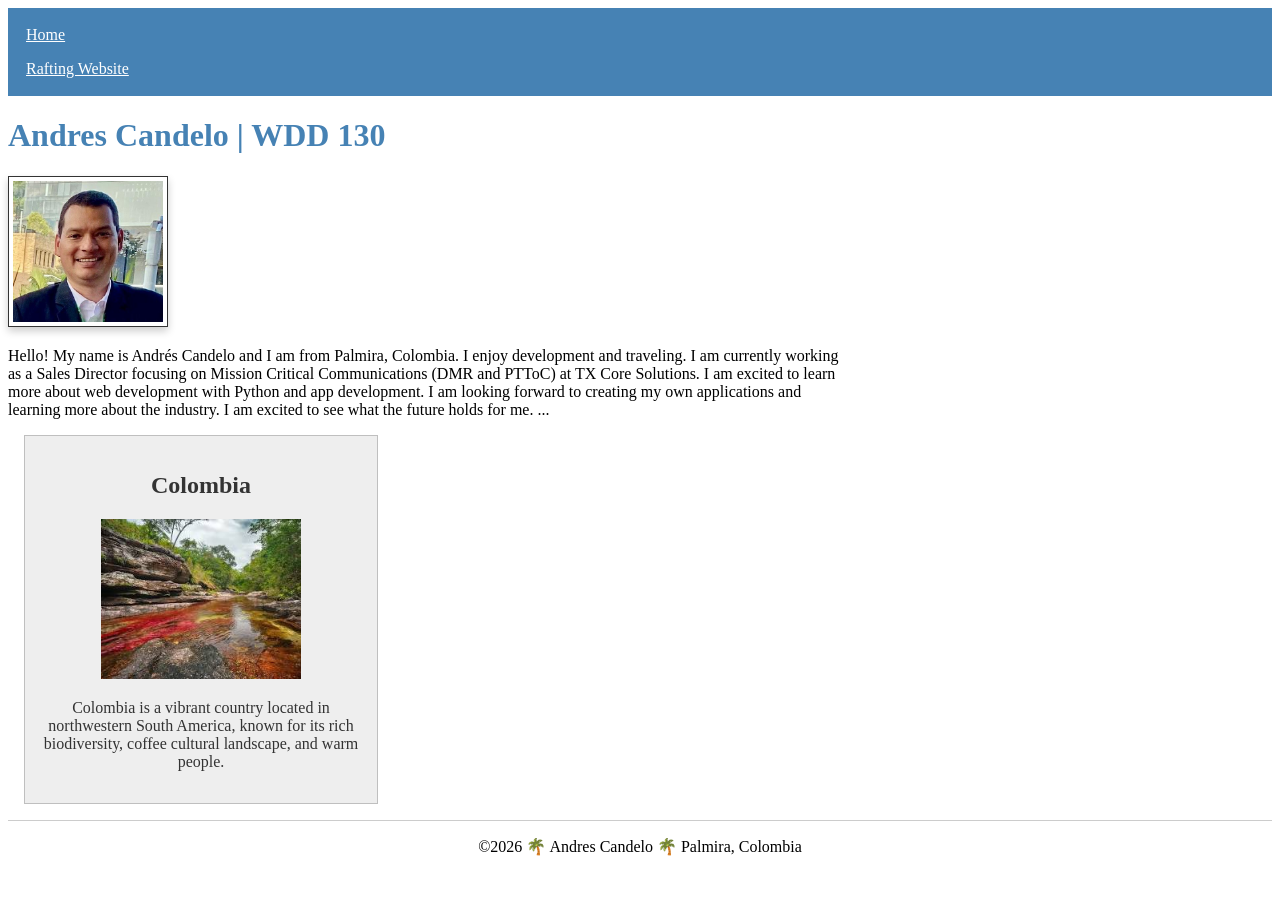
<file: index.html>
<!DOCTYPE html>
<html lang="en-US">

<head>
  <meta charset="utf-8">
  <meta name="viewport" content="width=device-width, initial-scale=1.0">
  <title>Andres Candelo | WDD 130</title>
  <meta name="description"
    content="WDD 130 course home page for Andres Candelo featuring personal background and web development journey.">
  <meta name="author" content="Andres Candelo">
  <link rel="stylesheet" href="styles/styles.css">
</head>

<body>
  <header>
    <nav>
      <a href="#">Home</a>
      <a href="wwr/">Rafting Website</a>
    </nav>
  </header>
  <main>
    <h1>Andres Candelo | WDD 130</h1>
    <img src="images/profile.jpeg" alt="Hello, my name is Andres Candelo">
    <p>Hello! My name is Andrés Candelo and I am from Palmira, Colombia. I enjoy development and
      traveling. I am currently working as a Sales Director focusing on Mission Critical
      Communications (DMR and PTToC) at TX Core Solutions. I am excited to learn more about web
      development with Python and app development. I am looking forward to creating my own
      applications and learning more about the industry. I am excited to see what the future holds
      for me. ... </p>
  </main>
  <aside>
    <h2>Colombia</h2>
    <img src="images/images_colombia.jpg" alt="Landscape of Colombia">
    <p>Colombia is a vibrant country located in northwestern South America, known for its rich
      biodiversity, coffee cultural landscape, and warm people.</p>
  </aside>
  <footer>
    <p>©2026 🌴 Andres Candelo 🌴 Palmira, Colombia</p>
  </footer>
</body>

</html>
</file>
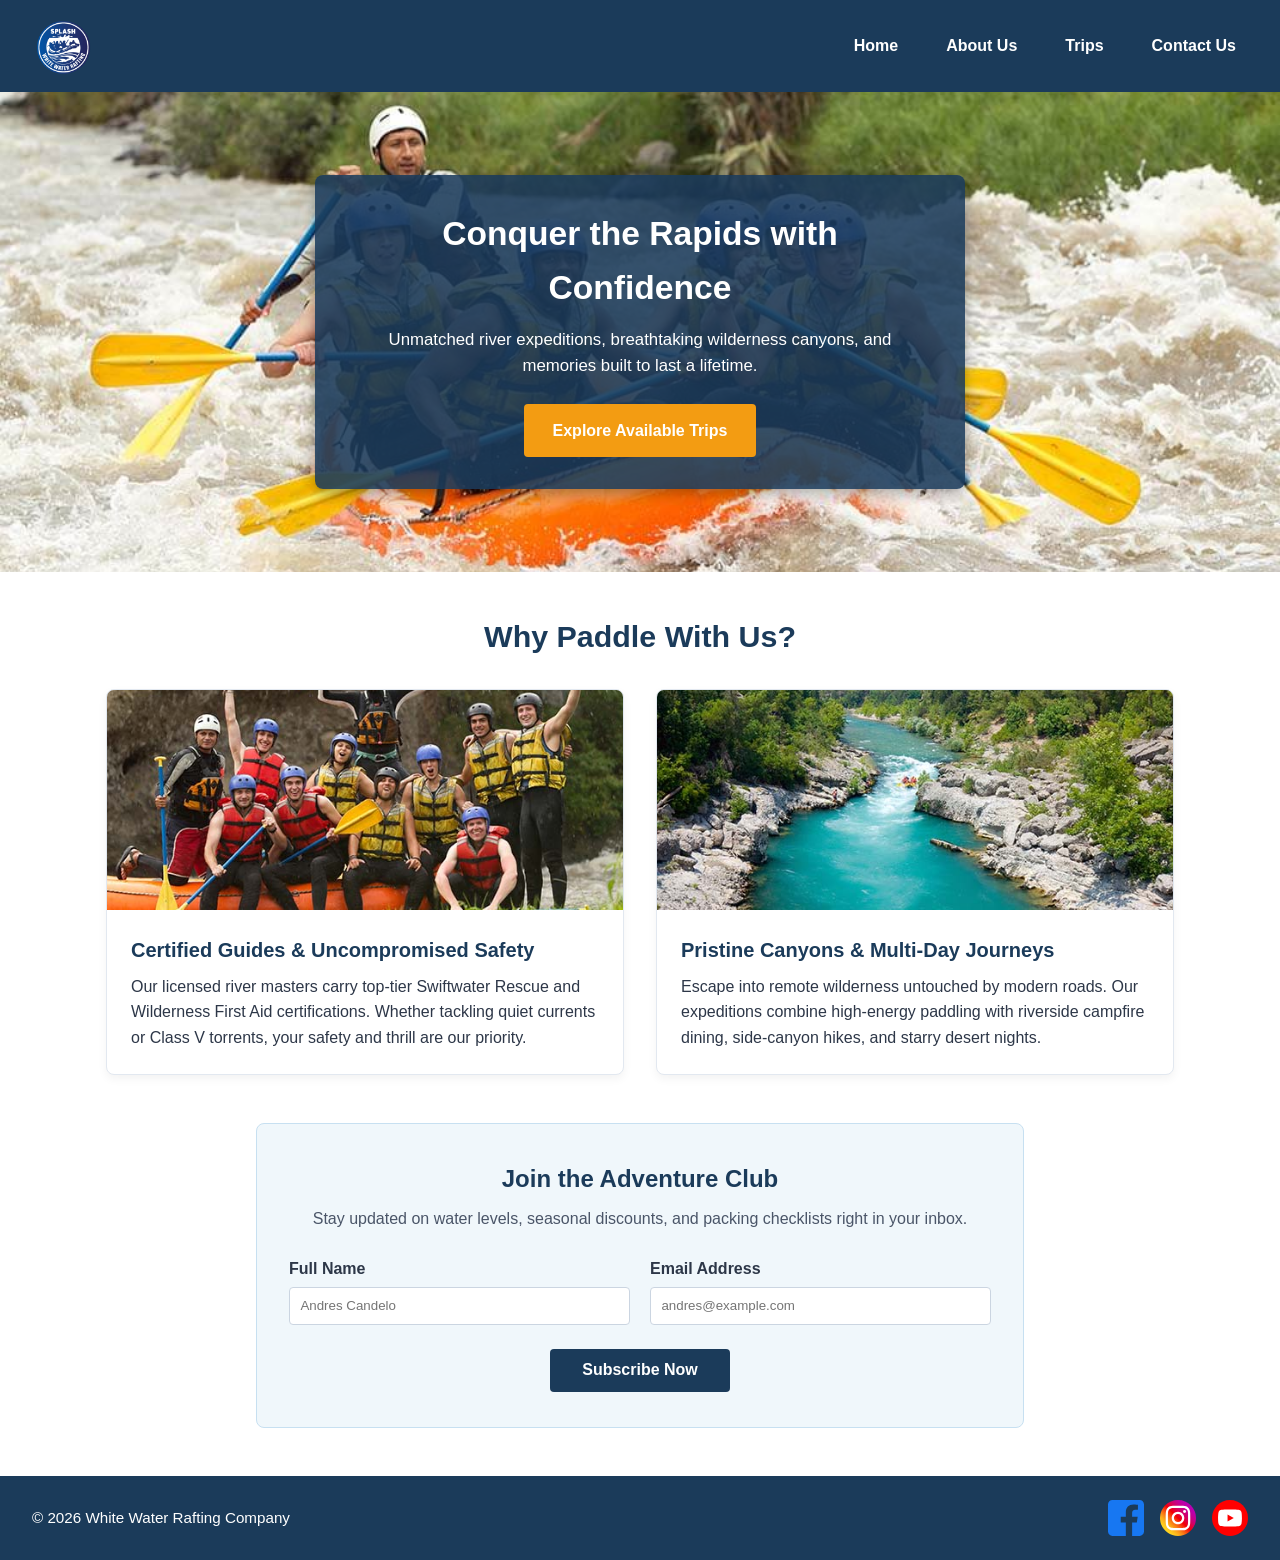
<file: wwr/index.html>
<!DOCTYPE html>
<html lang="en-US">

<head>
    <meta charset="utf-8">
    <meta name="viewport" content="width=device-width, initial-scale=1.0">
    <title>Home | White Water Rafting</title>
    <meta name="description"
      content="Experience the thrill of river running with White Water Rafting. We offer guided whitewater excursions, professional instruction, and unforgettable outdoor adventures.">
    <meta name="author" content="Andres Candelo">
    <link rel="stylesheet" href="styles/rafting.css">
</head>

<body>
    <header>
        <img src="images/logo_z-splash.png" alt="White Water Rafting Logo" class="logo">
        <nav>
            <a href="index.html">Home</a>
            <a href="about.html">About Us</a>
            <a href="trips.html">Trips</a>
            <a href="contact.html">Contact Us</a>
        </nav>
    </header>

    <main class="home-main">
        <!-- Hero Section con texto superpuesto mediante position: absolute -->
        <div class="hero-home">
            <img src="images/hero60_1024.jpg" alt="Raft battling through powerful whitewaters"
              class="hero-img">
            <div class="hero-home-msg">
                <h1>Conquer the Rapids with Confidence</h1>
                <p>Unmatched river expeditions, breathtaking wilderness canyons, and memories built
                    to last a lifetime.</p>
                <a href="trips.html" class="hero-cta-btn">Explore Available Trips</a>
            </div>
        </div>

        <!-- Layout Grid: Propósito y Servicios de la Empresa -->
        <section class="home-features">
            <h2>Why Paddle With Us?</h2>
            <div class="features-grid">
                <article class="feature-card">
                    <img src="images/rafting59_600.jpg"
                      alt="Rafting guide steering the crew through foaming rapids" loading="lazy">
                    <div class="feature-info">
                        <h3>Certified Guides &amp; Uncompromised Safety</h3>
                        <p>Our licensed river masters carry top-tier Swiftwater Rescue and
                            Wilderness First Aid certifications. Whether tackling quiet currents or
                            Class V torrents, your safety and thrill are our priority.</p>
                    </div>
                </article>

                <article class="feature-card">
                    <img src="images/rafting58_600.jpg"
                      alt="Rafting crew surrounded by canyon rock walls" loading="lazy">
                    <div class="feature-info">
                        <h3>Pristine Canyons &amp; Multi-Day Journeys</h3>
                        <p>Escape into remote wilderness untouched by modern roads. Our expeditions
                            combine high-energy paddling with riverside campfire dining, side-canyon
                            hikes, and starry desert nights.</p>
                    </div>
                </article>
            </div>
        </section>

        <!-- Newsletter Sign-up Form -->
        <section class="newsletter-section">
            <div class="newsletter-card">
                <h2>Join the Adventure Club</h2>
                <p>Stay updated on water levels, seasonal discounts, and packing checklists right in
                    your inbox.</p>
                <form class="newsletter-form" action="#" method="post">
                    <div class="newsletter-inputs">
                        <div class="input-group">
                            <label for="sub-name">Full Name</label>
                            <input type="text" id="sub-name" name="sub-name"
                              placeholder="Andres Candelo" required>
                        </div>
                        <div class="input-group">
                            <label for="sub-email">Email Address</label>
                            <input type="email" id="sub-email" name="sub-email"
                              placeholder="andres@example.com" required>
                        </div>
                    </div>
                    <button type="submit" class="newsletter-btn">Subscribe Now</button>
                </form>
            </div>
        </section>
    </main>

    <footer>
        <p>&copy; 2026 White Water Rafting Company</p>
        <nav class="socialmedia" aria-label="Social media">
            <a href="https://www.facebook.com/" target="_blank" rel="noopener">
                <img src="images/facebook-square.svg" alt="Visit White Water Rafting on Facebook"
                  width="36" height="36">
            </a>
            <a href="https://www.instagram.com/" target="_blank" rel="noopener">
                <img src="images/instagram.svg" alt="Visit White Water Rafting on Instagram"
                  width="36" height="36">
            </a>
            <a href="https://www.youtube.com/" target="_blank" rel="noopener">
                <img src="images/youtube.svg" alt="Visit White Water Rafting on YouTube" width="36"
                  height="36">
            </a>
        </nav>
    </footer>
</body>

</html>
</file>
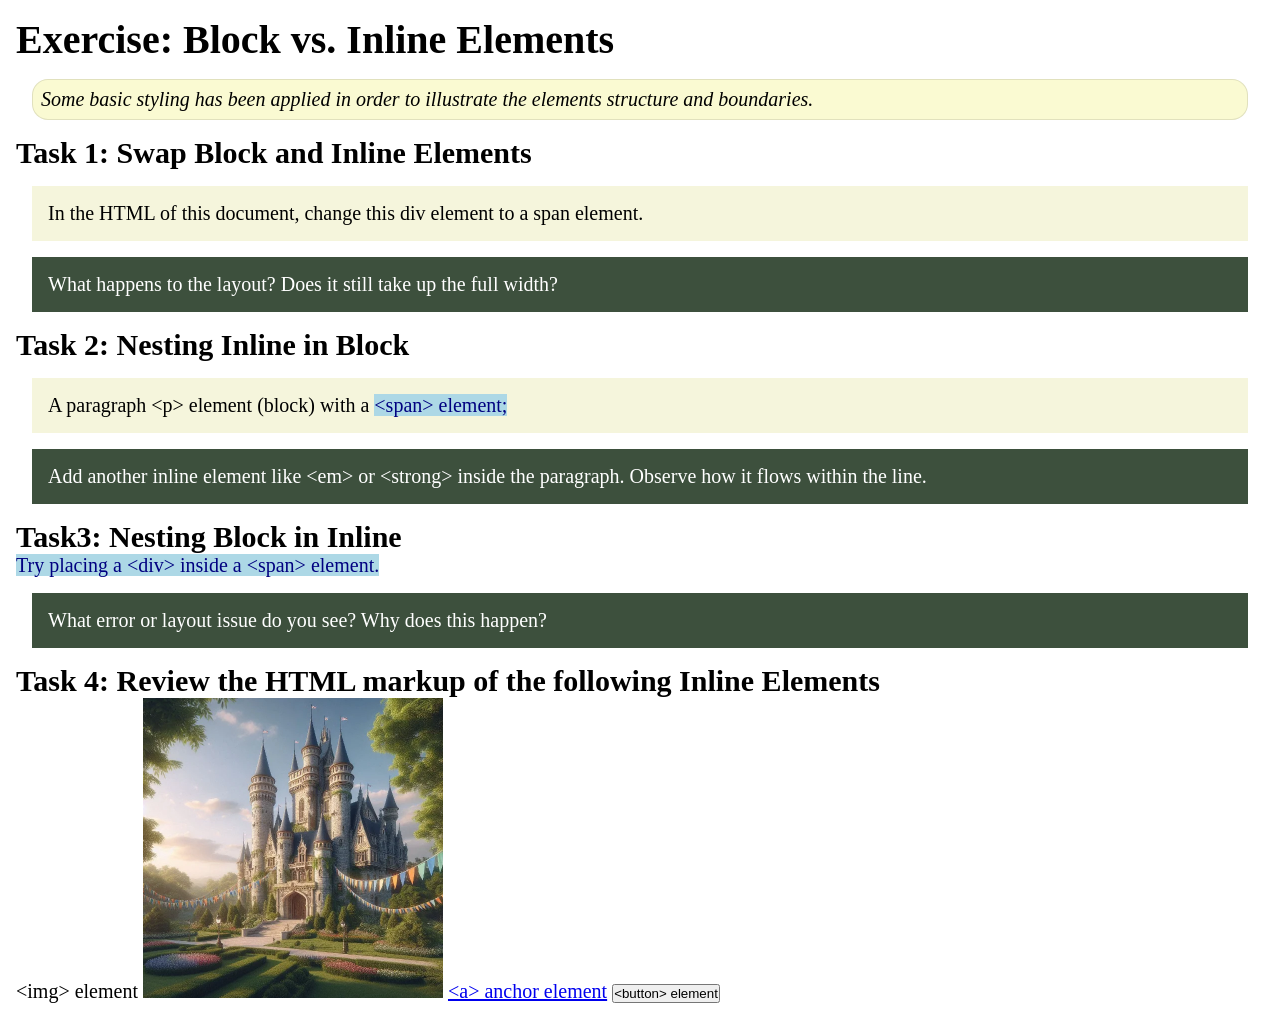
<file: week02/block-vs-inline.html>
<!DOCTYPE html>
<html lang="en">

<head>
    <meta charset="UTF-8">
    <meta name="viewport" content="width=device-width, initial-scale=1.0">
    <title>Exercise: Block vs. Inline Elements</title>
    <link rel="stylesheet" href="styles/block-vs-inline.css">
</head>

<body>
    <main>
        <h1>Exercise: Block vs. Inline Elements</h1>
        <p class="note">Some basic styling has been applied in order to illustrate the elements structure and
            boundaries.</p>

        <h2>Task 1: Swap Block and Inline Elements</h2>
        <div>In the HTML of this document, change this div element to a span element.</div>

        <p class="question">What happens to the layout? Does it still take up the full width?</p>

        <h2>Task 2: Nesting Inline in Block</h2>
        <p>A paragraph &lt;p&gt; element (block) with a <span>&lt;span&gt; element;</span></p>
        <p class="question">Add another inline element like &lt;em&gt; or &lt;strong&gt; inside the paragraph. Observe
            how it flows within the line.</p>

        <h2>Task3: Nesting Block in Inline</h2>
        <span>Try placing a &lt;div&gt; inside a &lt;span&gt; element.</span>
            <p class="question">What error or layout issue do you see? Why does this happen?</p>


            <h2>Task 4: Review the HTML markup of the following Inline Elements</h2>
        &lt;img&gt; element
        <img src="images/castle.webp" alt="placeholder image (images are inline)" width="300" height="300">
        <a href="https://churchofjesuschrist.org">&lt;a&gt; anchor element</a>
        <button type="button">&lt;button&gt; element</button>
    </main>
</body>

</html>
</file>
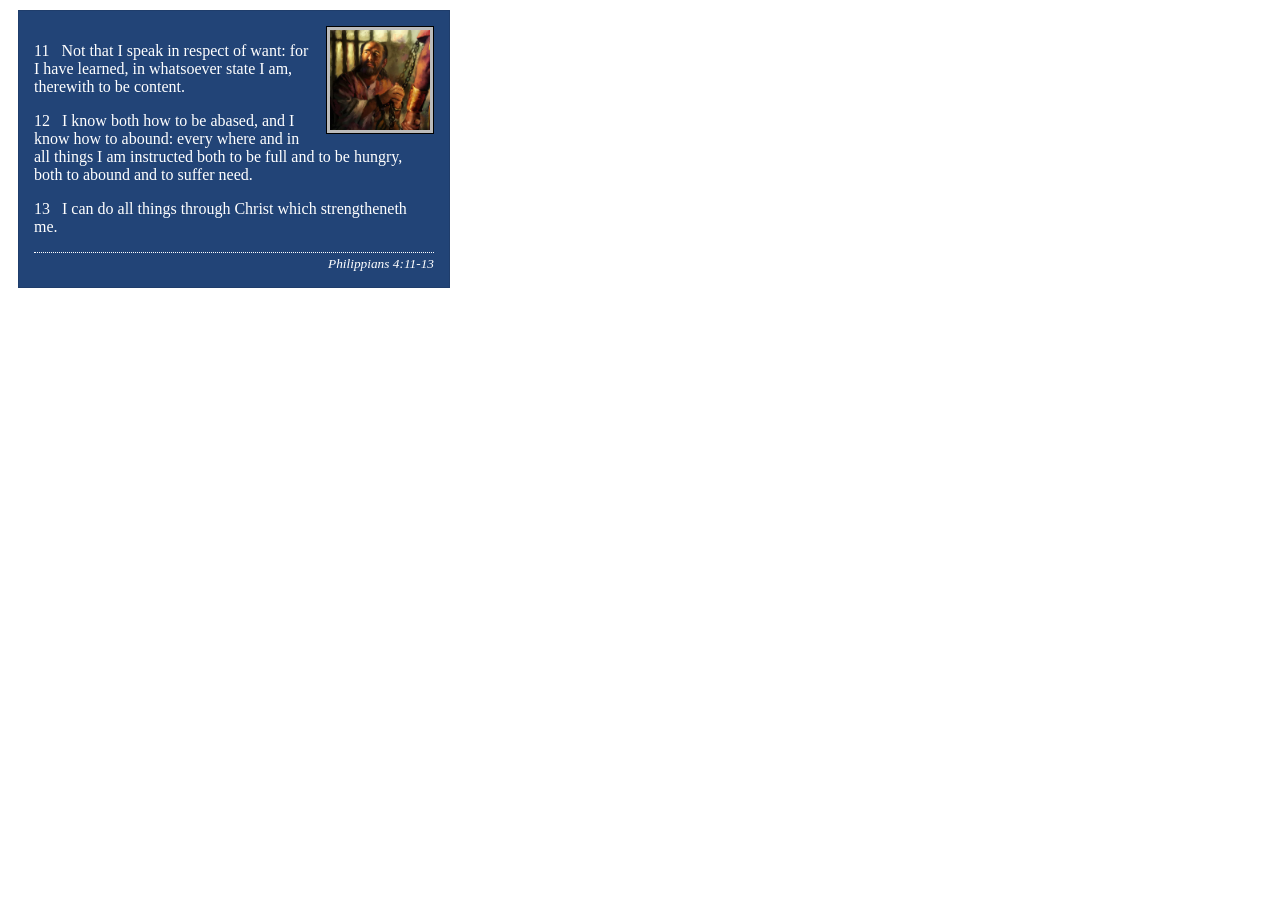
<file: week02/box-model-solution.html>
<!DOCTYPE html>
<html lang="en">
<head>
    <meta charset="UTF-8">
    <meta name="viewport" content="width=device-width, initial-scale=1.0">
    <title>Box Model Activity</title>
    <link rel="stylesheet" href="styles/box-model-solution.css">
</head>
<body>
    <main>
        <div class="callout">
            <img src="images/apostle-paul-imprisoned.webp" alt="Paul the Apostle - Imprisoned in Rome" width="200" height="200">
            <blockquote>
                <p>11 &nbsp; Not that I speak in respect of want: for I have learned, in whatsoever state I am, therewith to be content.</p>
                <p>12 &nbsp; I know both how to be abased, and I know how to abound: every where and in all things I am instructed both to be full and to be hungry, both to abound and to suffer need.</p>
                <p>13 &nbsp; I can do all things through Christ which strengtheneth me.</p>
            </blockquote>
            <cite>Philippians 4:11-13</cite>
        </div>
    </main>
</body>
</html>
</file>
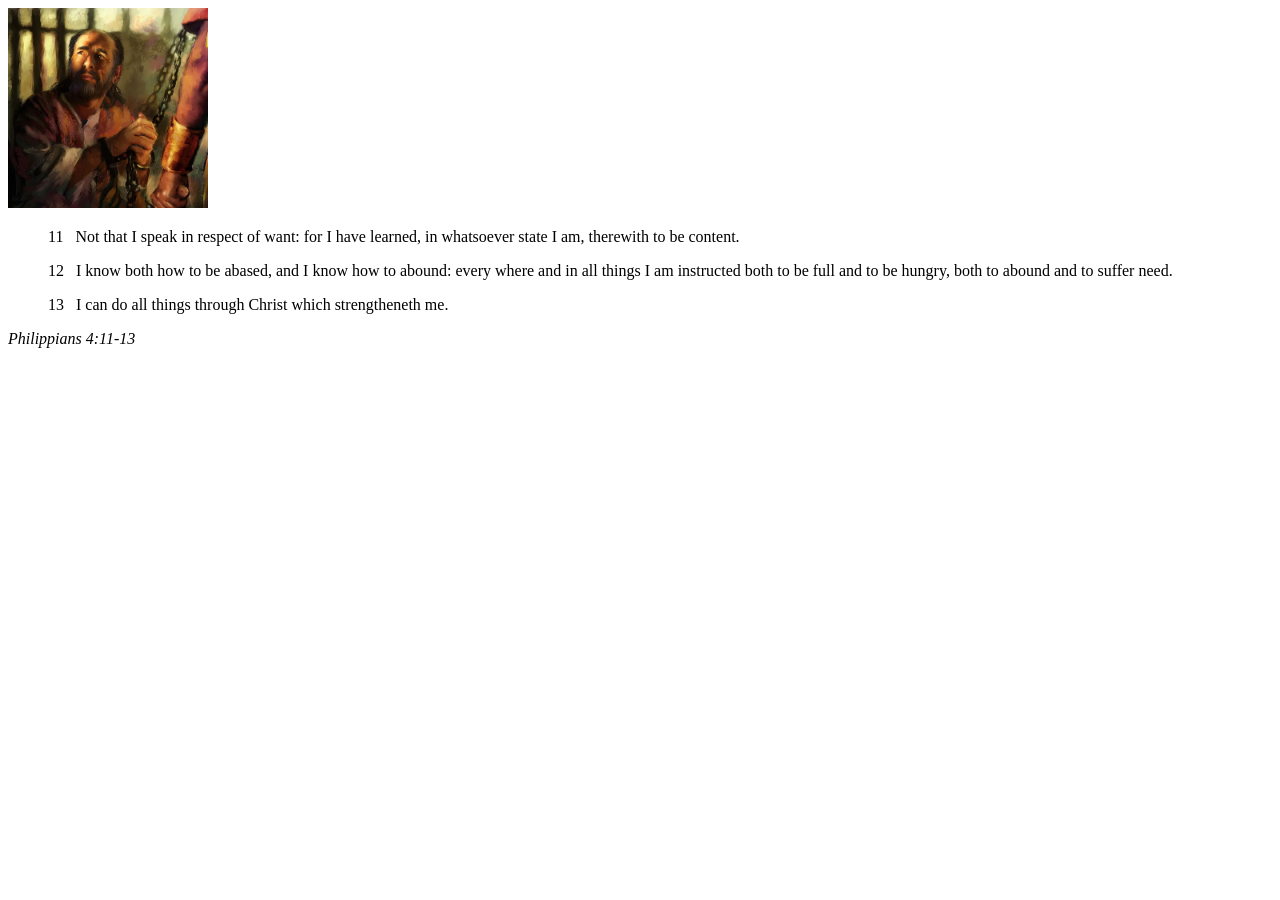
<file: week02/box-model.html>
<!DOCTYPE html>
<html lang="en">
<head>
    <meta charset="UTF-8">
    <meta name="viewport" content="width=device-width, initial-scale=1.0">
    <title>Box Model Activity</title>
</head>
<body>
    <main>
        <div class="callout">
            <img src="images/apostle-paul-imprisoned.webp" alt="Paul the Apostle - Imprisoned in Rome" width="200" height="200">
            <blockquote>
                <p>11 &nbsp; Not that I speak in respect of want: for I have learned, in whatsoever state I am, therewith to be content.</p>
                <p>12 &nbsp; I know both how to be abased, and I know how to abound: every where and in all things I am instructed both to be full and to be hungry, both to abound and to suffer need.</p>
                <p>13 &nbsp; I can do all things through Christ which strengtheneth me.</p>
            </blockquote>
            <cite>Philippians 4:11-13</cite>
        </div>
    </main>
</body>
</html>
</file>
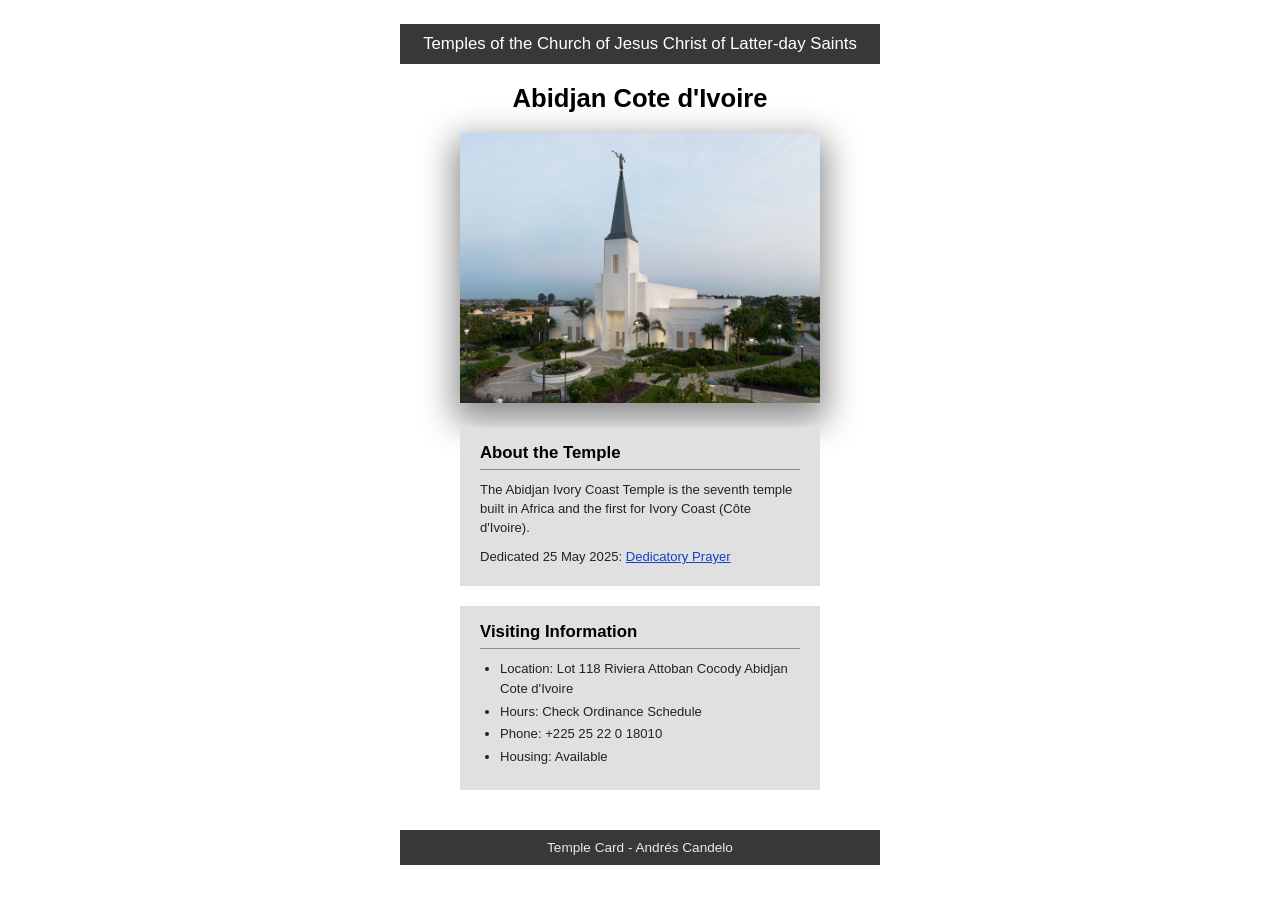
<file: week02/temple.html>
<!DOCTYPE html>
<html lang="en">

<head>
    <meta charset="UTF-8">
    <meta name="viewport" content="width=device-width, initial-scale=1.0">
    <title>Temple Card - Abidjan Cote d'Ivoire</title>
    <style>
        * {
            box-sizing: border-box;
            margin: 0;
            padding: 0;
        }

        body {
            font-family: Arial, Helvetica, sans-serif;
            background-color: #ffffff;
            color: #222222;
            padding: 24px 0;
        }

        header,
        footer {
            background-color: #383838;
            color: #ffffff;
            text-align: center;
            width: 480px;
            margin: 0 auto;
            padding: 10px 16px;
        }

        header p {
            font-size: 1.05rem;
            font-weight: 500;
        }

        footer p {
            font-size: 0.85rem;
            color: #eaeaea;
        }

        main {
            width: 480px;
            margin: 20px auto;
            display: flex;
            flex-direction: column;
            align-items: center;
        }

        h1 {
            font-size: 1.6rem;
            font-weight: 800;
            color: #000000;
            text-align: center;
            margin-bottom: 20px;
        }

        picture {
            display: block;
            width: 360px;
            margin-bottom: 24px;
        }

        picture img {
            width: 100%;
            height: auto;
            display: block;
            box-shadow: 0 12px 32px 6px rgba(0, 0, 0, 0.45);
        }

        section {
            background-color: #e0e0e0;
            width: 360px;
            padding: 16px 20px 20px 20px;
            margin-bottom: 20px;
            text-align: left;
        }

        section h2 {
            font-size: 1.05rem;
            font-weight: 700;
            color: #000000;
            border-bottom: 1.5px solid #8c8c8c;
            padding-bottom: 6px;
            margin-bottom: 10px;
        }

        section p {
            font-size: 0.82rem;
            line-height: 1.45;
            color: #222222;
            margin-bottom: 10px;
        }

        section p:last-child {
            margin-bottom: 0;
        }

        section a {
            color: #1240c2;
            text-decoration: underline;
        }

        section ul {
            list-style-type: disc;
            padding-left: 20px;
        }

        section li {
            font-size: 0.82rem;
            line-height: 1.5;
            color: #222222;
            margin-bottom: 3px;
        }
    </style>
</head>

<body>
    <header>
        <p>Temples of the Church of Jesus Christ of Latter-day Saints</p>
    </header>
    <main>
        <h1>Abidjan Cote d'Ivoire</h1>
        <picture>
            <img src="images/abidjan-ivory-coast.jpeg" alt="Abidjan Cote d'Ivoire Temple">
        </picture>
        <section>
            <h2>About the Temple</h2>
            <p>The Abidjan Ivory Coast Temple is the seventh temple built in Africa and the first for Ivory Coast (Côte
                d'Ivoire).</p>
            <p>Dedicated 25 May 2025: <a
                    href="https://www.churchofjesuschrist.org/temples/dedicatory-prayer/abidjan-ivory-coast-temple/2025-05-25?lang=eng"
                    target="_blank" rel="noopener noreferrer">Dedicatory Prayer</a></p>
        </section>
        <section>
            <h2>Visiting Information</h2>
            <ul>
                <li>Location: Lot 118 Riviera Attoban Cocody Abidjan Cote d'Ivoire</li>
                <li>Hours: Check Ordinance Schedule</li>
                <li>Phone: +225 25 22 0 18010</li>
                <li>Housing: Available</li>
            </ul>
        </section>
    </main>
    <footer>
        <p>Temple Card - Andrés Candelo</p>
    </footer>
</body>

</html>
</file>
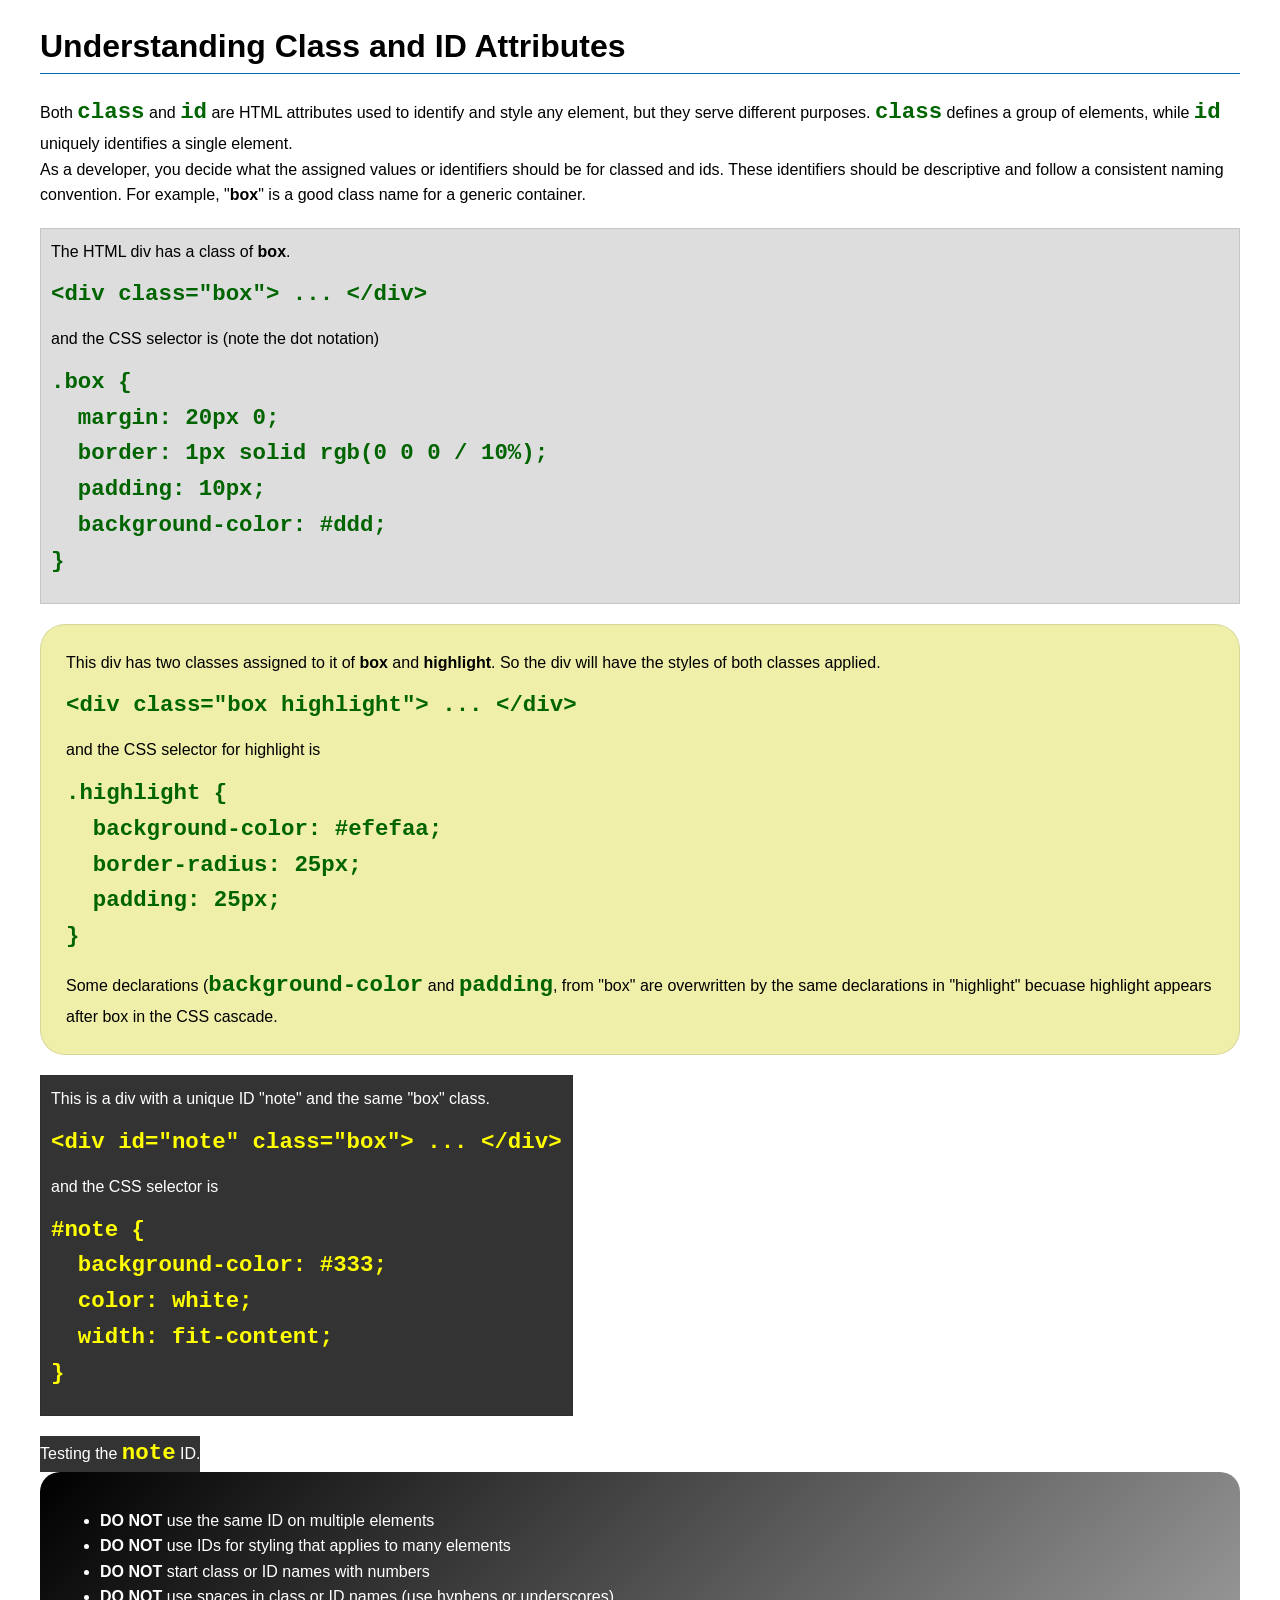
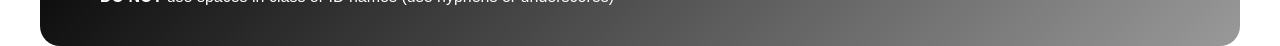
<file: week03/class-and-id.html>
<!DOCTYPE html>
<html lang="en">

<head>
    <meta charset="UTF-8">
    <meta name="viewport" content="width=device-width, initial-scale=1.0">
    <title>Class vs ID Attributes</title>
    <link rel="stylesheet" href="styles/class-and-id.css">
</head>

<body>
    <h1>Understanding Class and ID Attributes</h1>
    <p>Both <code>class</code> and <code>id</code> are HTML attributes used to identify and style any element, but they
        serve different purposes. <code>class</code> defines a group of elements, while <code>id</code> uniquely
        identifies a single element.</p>
    <p>As a developer, you decide what the assigned values or identifiers should be for classed and ids. These
        identifiers should be
        descriptive and follow a consistent naming convention. For example, "<strong>box</strong>" is a good class name
        for a generic container.</p>
    <div class="box">
        <p>The HTML div has a class of <strong>box</strong>.</p>
        <pre><code class="html">&lt;div class="box"&gt; ... &lt;/div&gt;</code></pre>
        and the CSS selector is (note the dot notation)
        <pre><code class="css">.box {
  margin: 20px 0;
  border: 1px solid rgb(0 0 0 / 10%);
  padding: 10px;
  background-color: #ddd; 
}</code></pre>
    </div>

    <div class="box highlight">
        <p>This div has two classes assigned to it of <strong>box</strong> and <strong>highlight</strong>. So the div
            will have the styles of both classes applied.</p>
        <pre><code class="html">&lt;div class="box highlight"&gt; ... &lt;/div&gt;</code></pre>
        and the CSS selector for highlight is
        <pre><code class="css">.highlight {
  background-color: #efefaa;
  border-radius: 25px;
  padding: 25px;
}</code></pre>
<p>Some declarations (<code>background-color</code> and <code>padding</code>, from "box" are overwritten by the same declarations in "highlight" becuase highlight appears after box in the CSS cascade.</p>
    </div>

    <div id="note" class="box">
        <p>This is a div with a unique ID "note" and the same "box" class.</p>
        <pre><code class="html">&lt;div id="note" class="box"&gt; ... &lt;/div&gt;</code></pre>
        and the CSS selector is
        <pre><code class="css">#note {
  background-color: #333;
  color: white;
  width: fit-content;
}</code></pre>
    </div>

    <div id="note">
        <p>Testing the <code>note</code> ID.</p>
    </div>

    <section id="best-practice">
        <ul>
            <li><strong>DO NOT</strong> use the same ID on multiple elements</li>
            <li><strong>DO NOT</strong> use IDs for styling that applies to many elements</li>
            <li><strong>DO NOT</strong> start class or ID names with numbers</li>
            <li><strong>DO NOT</strong> use spaces in class or ID names (use hyphens or underscores)</li>
        </ul>
    </section>




</body>

</html>
</file>
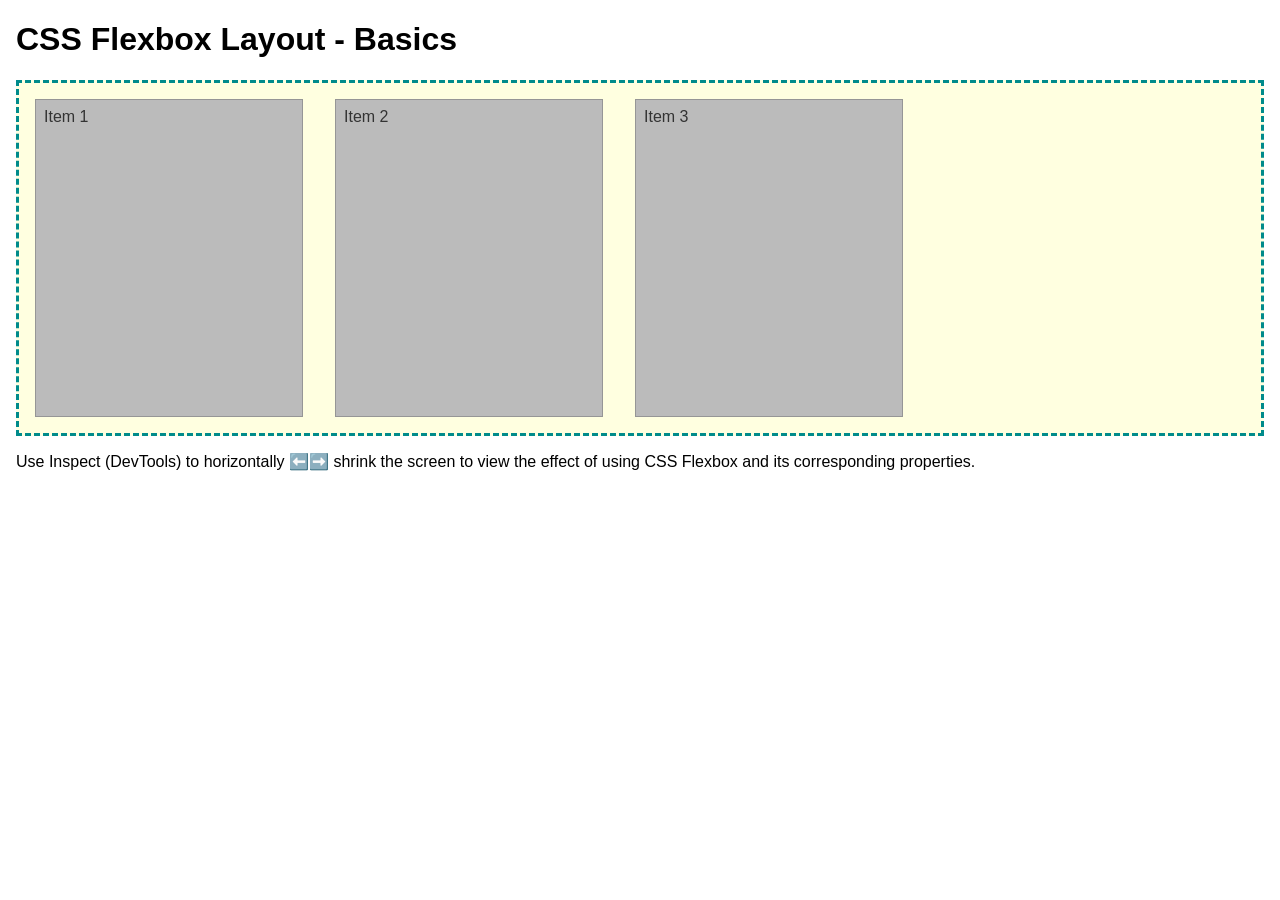
<file: week04/flexbox-layout.html>
<!DOCTYPE html>
<html lang="en">
<head>
    <meta charset="UTF-8">
    <meta name="viewport" content="width=device-width, initial-scale=1.0">
    <title>CSS Flexbox Layout - Basics</title>
    <link rel="stylesheet" href="styles/flexbox.css">
</head>
<body>
    <main>
        <h1>CSS Flexbox Layout - Basics</h1>
        <div class="flex-container">
            <div class="flex-item item1">Item 1</div>
            <div class="flex-item item2">Item 2</div>
            <div class="flex-item item3">Item 3</div>
        </div>
        <p>Use Inspect (DevTools) to horizontally ⬅️➡️ shrink the screen to view the effect of using CSS Flexbox and its corresponding properties.</p>
    </main>
</body>
</html>
</file>
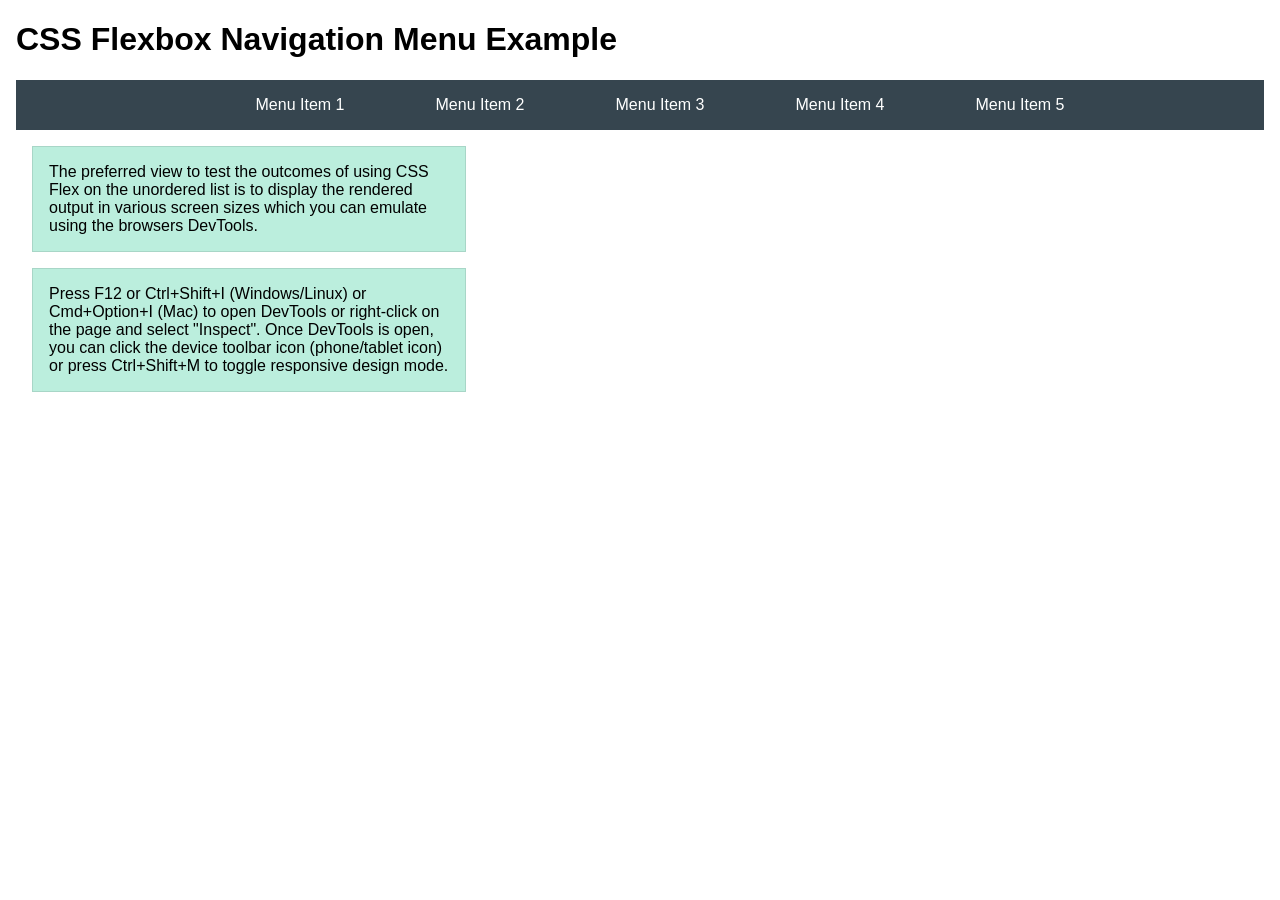
<file: week04/flexbox-menu.html>
<!DOCTYPE html>
<html lang="en">
<head>
    <meta charset="UTF-8">
    <meta name="viewport" content="width=device-width, initial-scale=1.0">
    <title>CSS Flexbox - Navigation Menu</title>
    <link rel="stylesheet" href="styles/flexbox-menu.css">
</head>
<body>
    <main>
        <h1>CSS Flexbox Navigation Menu Example</h1>
        <nav>
            <ul>
                <li><a href="#">Menu Item 1</a></li>
                <li><a href="#">Menu Item 2</a></li>
                <li><a href="#">Menu Item 3</a></li>
                <li><a href="#">Menu Item 4</a></li>
                <li><a href="#">Menu Item 5</a></li>
            </ul>
        </nav>
        <p>The preferred view to test the outcomes of using CSS Flex on the unordered list is to display the rendered output in various screen sizes which you can emulate using the browsers DevTools.</p>

        <p>Press F12 or Ctrl+Shift+I (Windows/Linux) or Cmd+Option+I (Mac) to open DevTools or right-click on the page and select "Inspect". Once DevTools is open, you can click the device toolbar icon (phone/tablet icon) or press Ctrl+Shift+M to toggle responsive design mode.</p>

                      
        
    </main>
</body>
</html>
</file>
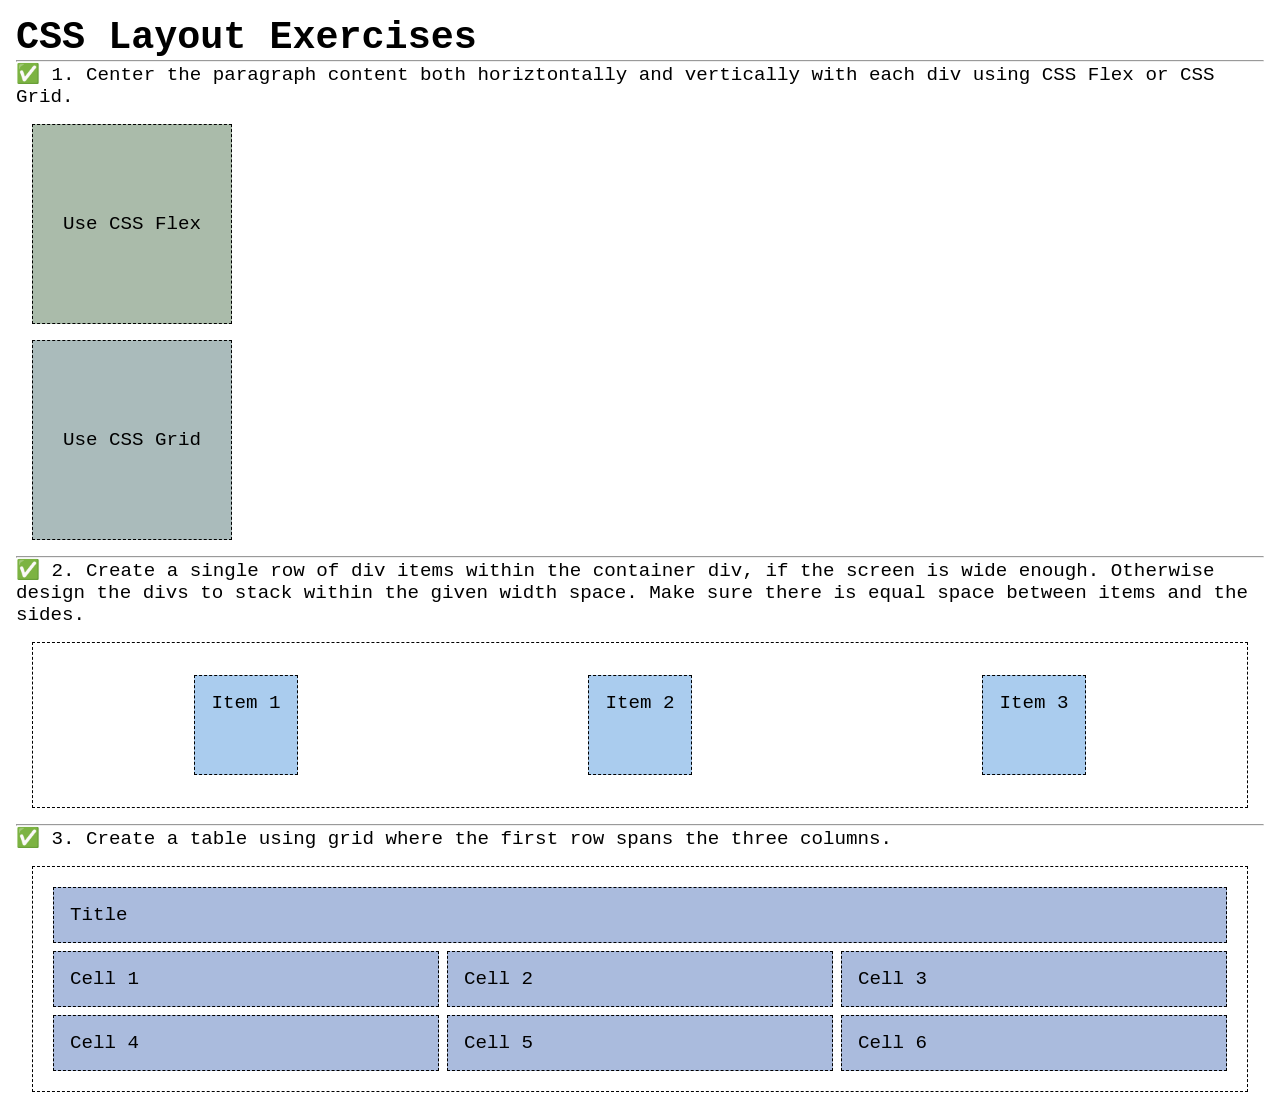
<file: week04/layout-exercises-solution.html>
<!DOCTYPE html>
<html lang="en">
<head>
    <meta charset="UTF-8">
    <meta name="viewport" content="width=device-width, initial-scale=1.0">
    <title>CSS Layout Exercises</title>
    <link rel="stylesheet" href="styles/layout-exercises-solution.css">
</head>
<body>
    <main>
        <h1>CSS Layout Exercises</h1>
        <hr>
        <p>✅ 1. Center the paragraph content both horiztontally and vertically with each div using CSS Flex or CSS Grid.</p>
        <div class="one flex">
            <p>Use CSS Flex</p>
        </div>
        <div class="one grid">
            <p>Use CSS Grid</p>
        </div>
        <hr>
        <p>✅ 2. Create a single row of div items within the container div, if the screen is wide enough. Otherwise design the
            divs to stack within the given width space. Make sure there is equal space between items and the sides.</p>
        <div class="container2">
            <div class="two">
                <p>Item 1</p>
            </div>
            <div class="two">
                <p>Item 2</p>
            </div>
            <div class="two">
                <p>Item 3</p>
            </div>
        </div>
        <hr>
        <p>✅ 3. Create a table using grid where the first row spans the three columns. </p>
        <div class="container3">
            <div class="three columns-3">
                <p>Title</p>
            </div>
            <div class="three">
                <p>Cell 1</p>
            </div>
            <div class="three">
                <p>Cell 2</p>
            </div>
            <div class="three">
                <p>Cell 3</p>
            </div>
            <div class="three">
                <p>Cell 4</p>
            </div>
            <div class="three">
                <p>Cell 5</p>
            </div>
            <div class="three">
                <p>Cell 6</p>
            </div>
        
        </div>
    </main>
</body>
</html>
</file>
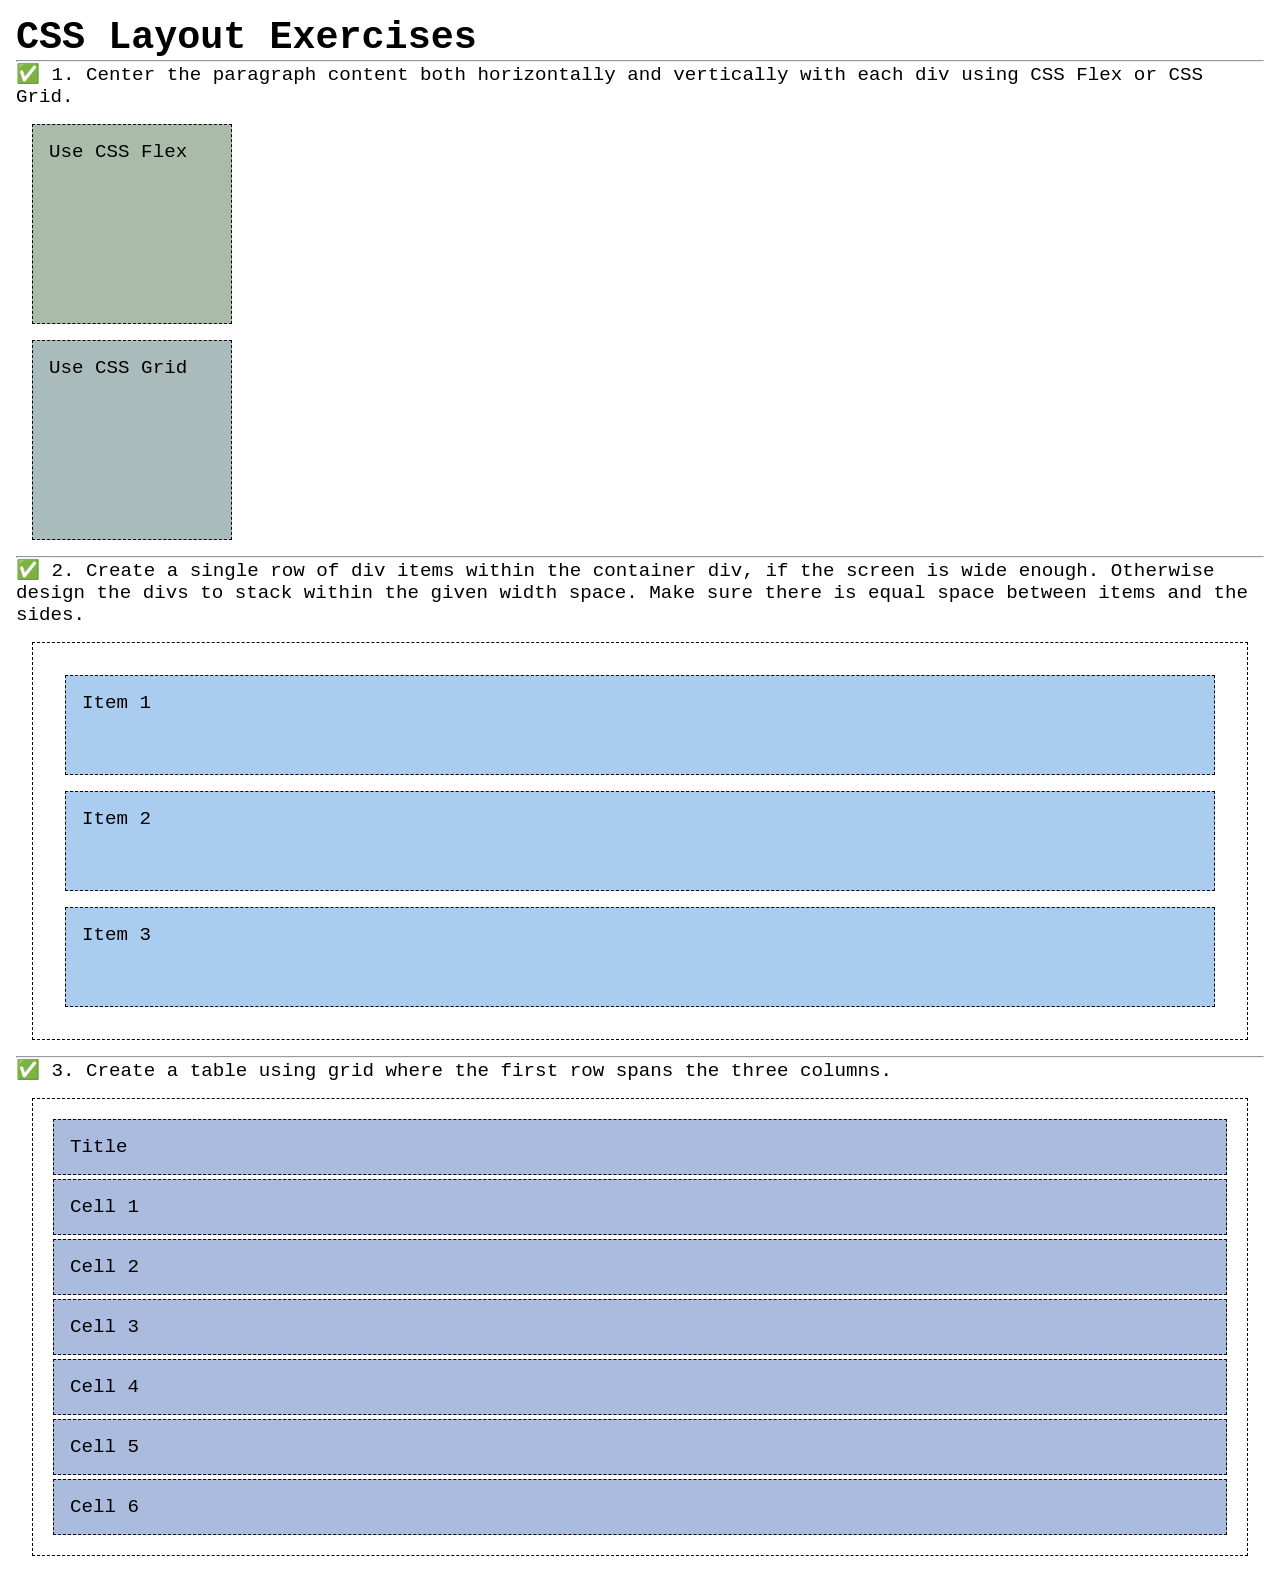
<file: week04/layout-exercises.html>
<!DOCTYPE html>
<html lang="en">

<head>
    <meta charset="UTF-8">
    <meta name="viewport" content="width=device-width, initial-scale=1.0">
    <title>CSS Layout Exercises</title>
    <link rel="stylesheet" href="styles/layout-exercises.css">
</head>

<body>
    <main>
        <h1>CSS Layout Exercises</h1>
        <hr>
        <p>✅ 1. Center the paragraph content both horizontally and vertically with each div using CSS Flex or CSS Grid.
        </p>
        <div class="one flex">
            <p>Use CSS Flex</p>
        </div>
        <div class="one grid">
            <p>Use CSS Grid</p>
        </div>
        <hr>
        <p>✅ 2. Create a single row of div items within the container div, if the screen is wide enough. Otherwise
            design the
            divs to stack within the given width space. Make sure there is equal space between items and the sides.</p>
        <div class="container2">
            <div class="two">
                <p>Item 1</p>
            </div>
            <div class="two">
                <p>Item 2</p>
            </div>
            <div class="two">
                <p>Item 3</p>
            </div>
        </div>
        <hr>
        <p>✅ 3. Create a table using grid where the first row spans the three columns. </p>
        <div class="container3">
            <div class="three columns-3">
                <p>Title</p>
            </div>
            <div class="three">
                <p>Cell 1</p>
            </div>
            <div class="three">
                <p>Cell 2</p>
            </div>
            <div class="three">
                <p>Cell 3</p>
            </div>
            <div class="three">
                <p>Cell 4</p>
            </div>
            <div class="three">
                <p>Cell 5</p>
            </div>
            <div class="three">
                <p>Cell 6</p>
            </div>

        </div>
    </main>
</body>

</html>
</file>
<file: styles/styles.css>
nav {
    background-color: steelblue;
    padding: 10px;
}

nav a {
    color: #ffffff;
    padding: 0.5rem;
    display: block;
}

main {
    max-width: 840px;
}

h1 {
    color: steelblue;
}

main img {
    width: 150px;
    height: auto;
    border: 1px solid #333333;
    padding: 4px;
    box-shadow: 0 4px 8px rgba(0, 0, 0, 0.2);
}

p {
    padding: 0;
}

aside {
    width: 20rem;
    margin: 1rem;
    border: 1px solid rgba(0, 0, 0, 0.2);
    padding: 1rem;
    background-color: #eeeeee;
    color: #333333;
    text-align: center;
}

aside img {
    width: 200px;
    height: auto;
}

footer {
    margin-top: 1rem;
    border-top: 1px solid rgba(0, 0, 0, 0.2);
    text-align: center;
}
</file>
<file: wwr/styles/rafting.css>
:root {
    --primary-color: #1b3b5a;
    --secondary-color: #2b6cb0;
    --accent-color: #f39c12;
    --accent-hover: #d6810a;
    --text-color: #2d3748;
    --bg-light: #f8fafc;
    --white: #ffffff;
    --border-color: #e2e8f0;
    --font-family: Arial, Helvetica, sans-serif;
}

* {
    box-sizing: border-box;
    margin: 0;
    padding: 0;
}

body {
    font-family: var(--font-family);
    color: var(--text-color);
    background-color: var(--white);
    line-height: 1.6;
}

img {
    max-width: 100%;
    height: auto;
    display: block;
}

/* ========================================================
   HEADER & NAVIGATION (Consistent Across All Pages)
   ======================================================== */
header {
    background-color: var(--primary-color);
    display: flex;
    justify-content: space-between;
    align-items: center;
    padding: 1rem 2rem;
    box-shadow: 0 2px 8px rgba(0, 0, 0, 0.1);
}

header .logo {
    max-height: 60px;
    width: auto;
}

header nav {
    display: flex;
    gap: 1.5rem;
}

header nav a {
    color: var(--white);
    text-decoration: none;
    font-weight: 600;
    padding: 0.5rem 0.75rem;
    border-radius: 4px;
    transition: background-color 0.2s ease, color 0.2s ease;
}

header nav a:hover {
    background-color: rgba(255, 255, 255, 0.15);
    color: var(--accent-color);
}

/* ========================================================
   HOME PAGE (index.html)
   ======================================================== */
.hero-home {
    position: relative;
    width: 100%;
    max-height: 480px;
    overflow: hidden;
    margin-bottom: 2.5rem;
}

.hero-home .hero-img {
    width: 100%;
    height: 480px;
    object-fit: cover;
}

.hero-home-msg {
    position: absolute;
    top: 50%;
    left: 50%;
    transform: translate(-50%, -50%);
    background-color: rgba(27, 59, 90, 0.88);
    color: var(--white);
    padding: 2rem 2.5rem;
    text-align: center;
    border-radius: 8px;
    max-width: 650px;
    width: 85%;
    box-shadow: 0 4px 15px rgba(0, 0, 0, 0.35);
}

.hero-home-msg h1 {
    font-size: 2.1rem;
    margin-bottom: 0.75rem;
    color: var(--white);
}

.hero-home-msg p {
    font-size: 1.05rem;
    margin-bottom: 1.5rem;
}

.hero-cta-btn {
    display: inline-block;
    background-color: var(--accent-color);
    color: var(--white);
    padding: 0.85rem 1.8rem;
    font-weight: 700;
    text-decoration: none;
    border-radius: 4px;
    transition: background-color 0.25s ease, transform 0.2s ease;
}

.hero-cta-btn:hover {
    background-color: var(--accent-hover);
    transform: translateY(-2px);
}

.home-features {
    max-width: 1100px;
    margin: 0 auto 3rem;
    padding: 0 1rem;
}

.home-features h2,
.featured-trips h2,
.trips-table-section h2 {
    text-align: center;
    color: var(--primary-color);
    margin-bottom: 1.75rem;
    font-size: 1.9rem;
}

.features-grid {
    display: grid;
    grid-template-columns: repeat(auto-fit, minmax(320px, 1fr));
    gap: 2rem;
}

.feature-card {
    background: var(--white);
    border: 1px solid var(--border-color);
    border-radius: 8px;
    overflow: hidden;
    box-shadow: 0 4px 10px rgba(0, 0, 0, 0.05);
}

.feature-card img {
    width: 100%;
    height: 220px;
    object-fit: cover;
}

.feature-info {
    padding: 1.5rem;
}

.feature-info h3 {
    color: var(--primary-color);
    font-size: 1.25rem;
    margin-bottom: 0.5rem;
}

.newsletter-section {
    max-width: 800px;
    margin: 0 auto 3rem;
    padding: 0 1rem;
}

.newsletter-card {
    background-color: #f0f7fb;
    border: 1px solid #c7e0f1;
    border-radius: 8px;
    padding: 2.2rem 2rem;
    text-align: center;
}

.newsletter-card h2 {
    color: var(--primary-color);
    margin-bottom: 0.5rem;
}

.newsletter-card p {
    color: #4a5568;
    margin-bottom: 1.5rem;
}

.newsletter-inputs {
    display: grid;
    grid-template-columns: repeat(auto-fit, minmax(240px, 1fr));
    gap: 1.25rem;
    margin-bottom: 1.5rem;
    text-align: left;
}

.input-group label {
    display: block;
    font-weight: 600;
    margin-bottom: 0.35rem;
}

.input-group input {
    width: 100%;
    padding: 0.65rem;
    border: 1px solid #cbd5e1;
    border-radius: 4px;
}

.newsletter-btn {
    background-color: var(--primary-color);
    color: var(--white);
    padding: 0.8rem 2rem;
    font-size: 1rem;
    font-weight: 700;
    border: none;
    border-radius: 4px;
    cursor: pointer;
    transition: background-color 0.25s ease;
}

.newsletter-btn:hover {
    background-color: #0e2439;
}

/* ========================================================
   TRIPS PAGE (trips.html)
   ======================================================== */
.trips-cta-banner {
    background: linear-gradient(135deg, var(--primary-color), var(--secondary-color));
    color: var(--white);
    text-align: center;
    padding: 3rem 1.5rem;
    border-radius: 8px;
    margin: 1.5rem auto 2.5rem;
    max-width: 1100px;
}

.trips-cta-banner h1 {
    font-size: 2rem;
    margin-bottom: 0.5rem;
}

.trips-cta-banner p {
    max-width: 650px;
    margin: 0 auto 1.5rem;
}

.cta-button {
    display: inline-block;
    background-color: var(--accent-color);
    color: var(--white);
    padding: 0.85rem 1.8rem;
    text-decoration: none;
    font-weight: 700;
    border-radius: 4px;
    transition: background-color 0.2s ease;
}

.cta-button:hover {
    background-color: var(--accent-hover);
}

.trip-descriptions {
    max-width: 1100px;
    margin: 0 auto 3rem;
    padding: 0 1rem;
}

.trip-cards-grid {
    display: grid;
    grid-template-columns: repeat(auto-fit, minmax(280px, 1fr));
    gap: 1.75rem;
}

.trip-card {
    background: var(--white);
    border: 1px solid var(--border-color);
    border-radius: 8px;
    overflow: hidden;
    display: flex;
    flex-direction: column;
    box-shadow: 0 4px 10px rgba(0, 0, 0, 0.05);
}

.trip-card img {
    width: 100%;
    height: 200px;
    object-fit: cover;
}

.trip-card-content {
    padding: 1.25rem;
    display: flex;
    flex-direction: column;
    flex-grow: 1;
}

.trip-badge {
    align-self: flex-start;
    padding: 0.25rem 0.6rem;
    font-size: 0.75rem;
    font-weight: 700;
    text-transform: uppercase;
    border-radius: 4px;
    background-color: #e6f4ea;
    color: #137333;
    margin-bottom: 0.6rem;
}

.trip-badge.badge-sunset {
    background-color: #fef3c7;
    color: #92400e;
}

.trip-meta {
    font-size: 0.9rem;
    color: #4a5568;
    margin-bottom: 0.75rem;
}

.trips-table-section {
    max-width: 1100px;
    margin: 0 auto 3.5rem;
    padding: 0 1rem;
}

.table-container {
    overflow-x: auto;
}

.trips-table {
    width: 100%;
    border-collapse: collapse;
    background-color: var(--white);
    border-radius: 8px;
    overflow: hidden;
    box-shadow: 0 3px 10px rgba(0, 0, 0, 0.05);
}

.trips-table th,
.trips-table td {
    padding: 1rem 1.2rem;
    text-align: left;
    border-bottom: 1px solid var(--border-color);
}

.trips-table thead th {
    background-color: var(--primary-color);
    color: var(--white);
    font-weight: 600;
}

.trips-table tbody tr:nth-child(even) {
    background-color: var(--bg-light);
}

.trips-table tbody tr:hover {
    background-color: #f1f5f9;
}

/* ========================================================
   ABOUT US & CONTACT US SUPPORT
   ======================================================== */
.company-info,
.history,
.adventures,
.team {
    max-width: 1100px;
    margin: 2rem auto;
    padding: 0 1rem;
}

.adventures-gallery {
    display: grid;
    grid-template-columns: repeat(auto-fit, minmax(200px, 1fr));
    gap: 1rem;
    margin-top: 1.5rem;
}

.adventures-gallery figure img {
    border-radius: 6px;
    width: 100%;
    height: 180px;
    object-fit: cover;
}

.adventures-gallery figcaption {
    font-size: 0.9rem;
    font-weight: 600;
    margin-top: 0.4rem;
    text-align: center;
}

.contact-layout {
    display: grid;
    grid-template-columns: repeat(auto-fit, minmax(320px, 1fr));
    gap: 2rem;
    max-width: 1100px;
    margin: 2rem auto;
    padding: 0 1rem;
}

.contact-layout iframe {
    width: 100%;
    height: 100%;
    min-height: 380px;
    border: 0;
    border-radius: 8px;
}

.contact-form {
    display: flex;
    flex-direction: column;
    gap: 1rem;
}

.contact-form input,
.contact-form textarea {
    width: 100%;
    padding: 0.65rem;
    border: 1px solid #cbd5e1;
    border-radius: 4px;
}

.contact-form button {
    background-color: var(--primary-color);
    color: var(--white);
    padding: 0.8rem;
    font-weight: 700;
    border: none;
    border-radius: 4px;
    cursor: pointer;
}

.team-list {
    display: flex;
    flex-wrap: wrap;
    justify-content: center;
    gap: 2rem;
    list-style: none;
    margin-top: 1.5rem;
}

.team-list img {
    border-radius: 50%;
    object-fit: cover;
}

.team-list figcaption {
    text-align: center;
    margin-top: 0.5rem;
    font-size: 0.95rem;
}

/* ========================================================
   FOOTER (Consistent Across All Pages)
   ======================================================== */
footer {
    background-color: var(--primary-color);
    color: var(--white);
    display: flex;
    justify-content: space-between;
    align-items: center;
    padding: 1.5rem 2rem;
    margin-top: 3rem;
}

footer p {
    font-size: 0.95rem;
}

footer .socialmedia {
    display: flex;
    gap: 1rem;
}

footer .socialmedia a img {
    width: 36px;
    height: 36px;
    transition: transform 0.2s ease, opacity 0.2s ease;
}

footer .socialmedia a:hover img {
    transform: scale(1.15);
    opacity: 0.85;
}
</file>
<file: week02/styles/block-vs-inline.css>
* {
    margin: 0;
    padding: 0;
}

body {
    font-size: 20px;
    margin: 1rem;
}

p,
div {
    background-color: beige;
    margin: 1rem;
    padding: 1rem;
}

span {
    color: navy;
    background-color: lightblue;
}

code {
    margin: 0;
    padding: 0;
    color: green;
    font-size: 1.2rem;
}

.note {
    font-style: italic;
    background-color: lightgoldenrodyellow;
    border-radius: 1rem;
    border: 1px solid rgb(0 0 0 / 10%);
    margin: 1rem;
    padding: .5rem;
}

.question {
    background-color: #3d503d;
    color: #fff;
}
</file>
<file: week02/styles/box-model-solution.css>
.callout {
    max-width: 400px;
    margin: 10px;
    border: 1px solid rgba(0, 0, 0, .1);
    padding: 15px;
    background-color: #247;
    color: #fff;
}

.callout img {
    float: right;
    margin: 0 0 10px 15px;
    border: 1px solid #000;
    padding: 3px;
    background-color: #bbb;
    width: 100px;
    height: auto;

}

blockquote {
    margin: 0;
}

cite {
    display: block;
    border-top: 1px dotted #fff;
    padding-top: 3px;
    text-align: right;
    font-size: smaller;
}
</file>
<file: week03/styles/class-and-id.css>
body {
    font-family: Arial, sans-serif;
    line-height: 1.6;
    margin: 0;
    padding: 0 40px;
}

h1 {
    border-bottom: 1px solid rgb(0 110 182);
    padding-bottom: 0;
}



p {
    margin: 0;
}

code {
    color: darkgreen;
    font-weight: 700;
    font-size: 1.4rem;
}

/* Class examples - can be reused */

.box {
    margin: 20px 0;
    border: 1px solid rgb(0 0 0 / 10%);
    padding: 10px;
    background-color: #ddd; /* this is shorthand for #dddddd */
}

.highlight {
    background-color: #efefaa;
    border-radius: 25px;
    padding: 25px;
}

/* ID examples - should be unique */

#note {
    background-color: #333;
    color: white;
    width: fit-content;
}

#note code {
    color: yellow;
}

#best-practice {
    background: linear-gradient(135deg, #000 0%, #999 100%);
    color: white;
    border-radius: 20px;
    padding: 20px
}
</file>
<file: week04/styles/flexbox.css>
body {
    font-family: Helvetica, Arial, sans-serif;
    margin: 1rem;
}

.flex-container {
    border: 3px dashed darkcyan;
    background-color: lightyellow;
    display: flex;
    flex-wrap: wrap;
}

.flex-item {
    width: 250px;
    margin: 1rem;
    border: 1px solid rgb(0 0 0 / 20%);
    padding: 0.5rem;
    background-color: #bbb;
    color: #333;
}

.item1 {
    min-height: 100px;
}

.item2 {
    min-height: 200px;
}

.item3 {
    min-height: 300px;
}
</file>
<file: week04/styles/flexbox-menu.css>
body {
    font-family: Helvetica, Arial, sans-serif;
    margin: 1rem;
}

nav {
    background-color: #36454f;
}

nav ul {
    list-style-type: none;
    display: flex;
    flex-wrap: wrap;
    max-width: 900px;
    margin: 0 auto;
    justify-content: space-around;
    align-items: center;
}

nav a {
    display: block;
    color: #fff;
    text-align: center;
    padding: 1rem;
    text-decoration: none;
}

p {
    margin: 1rem;
    border: 1px solid rgb(0 0 0 / 10%);
    padding: 1rem;
    background-color: #bed;
    max-width: 400px;
}

#devtools-btn {
    background-color: #36454f;
    color: white;
    border: none;
    padding: 12px 24px;
    margin: 1rem;
    font-size: 16px;
    font-family: Helvetica, Arial, sans-serif;
    border-radius: 4px;
    cursor: pointer;
    transition: background-color 0.3s ease;
}

#devtools-btn:hover {
    background-color: #4a5a6a;
}

#devtools-btn:active {
    background-color: #2a3a4a;
}
</file>
<file: week04/styles/layout-exercises-solution.css>
* {
    margin: 0;
    padding: 0;
    box-sizing: border-box;
}

body {
    margin: 1rem;
    font-family: monospace;
    font-size: 1.2rem;
}

div {
    margin: 1rem;
    border: 1px dashed;
    padding: 1rem;
}

.one {
    width: 200px;
    height: 200px;
}

.flex {
    background-color: #aba;
    display: flex;
    justify-content: center;
    align-items: center;
}

.grid {
    background-color: #abb;
    display: grid;
    place-items: center;
}

.container2 {
    display: flex;
    flex-wrap: wrap;
    justify-content: space-around;
}

.two {
    background-color: #ace;
    height: 100px;
}

.container3 {
    display: grid;
    grid-template-columns: repeat(3, 1fr);
}

.columns-3 {
    grid-column: span 3;}

.three {
    margin: .25rem;
    background-color: #abd;
}
</file>
<file: week04/styles/layout-exercises.css>
* {
    margin: 0;
    padding: 0;
    box-sizing: border-box;
}

body {
    margin: 1rem;
    font-family: monospace;
    font-size: 1.2rem;
}

div {
    margin: 1rem;
    border: 1px dashed;
    padding: 1rem;
}

.one {
    width: 200px;
    height: 200px;
}

.flex {
    background-color: #aba;
    /* write declarations here */

}

.grid {
    background-color: #abb;
    /* enter declarations here */

}

.container2 {
    /* write declarations here */

}

.two {
    background-color: #ace;
    height: 100px;
}

.container3 {
    /* write declarations here */

}

.columns-3 {
    /* write declaration here */

}

.three {
    margin: .25rem;
    background-color: #abd;
}
</file>
